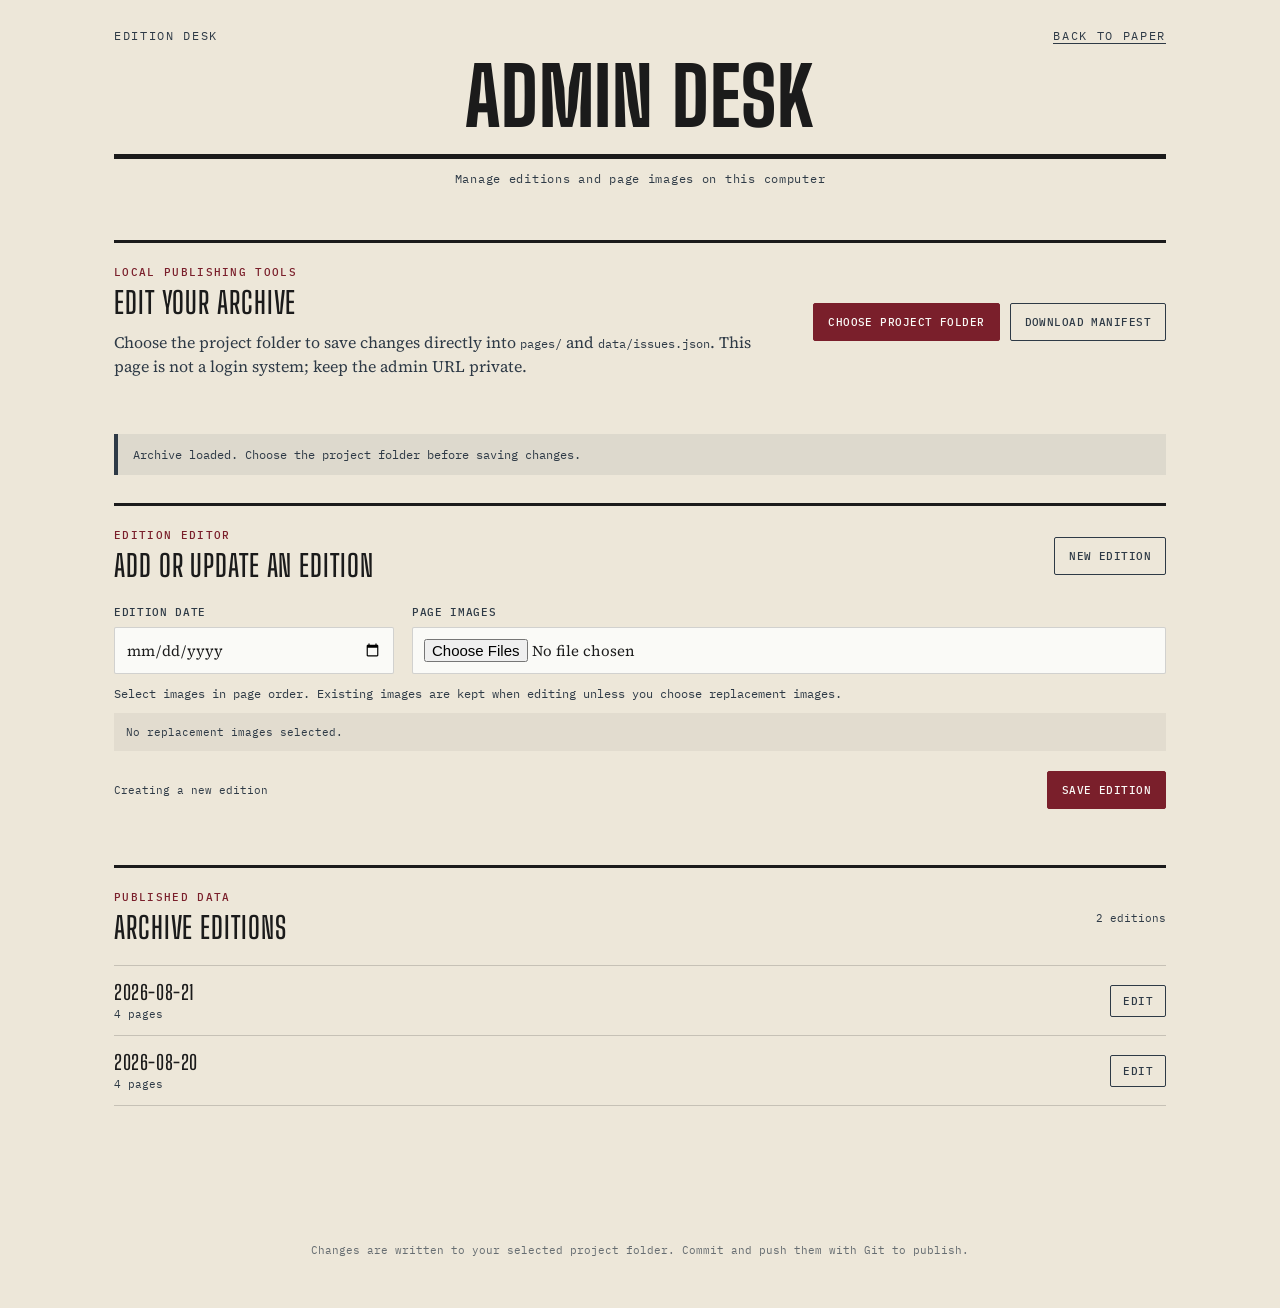
<file: manage/index.html>
<!DOCTYPE html>
<html lang="en">
<head>
<meta charset="UTF-8" />
<meta name="viewport" content="width=device-width, initial-scale=1.0" />
<title>Admin — The Daily Chronicle</title>
<meta name="description" content="Manage e-paper editions and page images." />
<link rel="preconnect" href="https://fonts.googleapis.com">
<link rel="preconnect" href="https://fonts.gstatic.com" crossorigin>
<link href="https://fonts.googleapis.com/css2?family=Big+Shoulders+Display:wght@600;800&family=Source+Serif+4:opsz,wght@8..60,400;8..60,600&family=IBM+Plex+Mono:wght@400;500&display=swap" rel="stylesheet">
<link rel="stylesheet" href="../assets/css/style.css" />
</head>
<body class="admin-page">
  <header class="masthead admin-masthead">
    <div class="masthead__top">
      <span class="masthead__eyebrow">Edition desk</span>
      <a class="admin-nav-link" href="../index.html">Back to paper</a>
    </div>
    <h1 class="masthead__title">ADMIN DESK</h1>
    <div class="masthead__rule"></div>
    <div class="masthead__sub">Manage editions and page images on this computer</div>
  </header>

  <main class="admin-shell">
    <section class="admin-toolbar" aria-labelledby="admin-heading">
      <div>
        <p class="admin-kicker">Local publishing tools</p>
        <h2 id="admin-heading">Edit your archive</h2>
        <p class="admin-note">Choose the project folder to save changes directly into <code>pages/</code> and <code>data/issues.json</code>. This page is not a login system; keep the admin URL private.</p>
      </div>
      <div class="admin-actions">
        <button id="choose-folder" class="admin-btn admin-btn--primary" type="button">Choose project folder</button>
        <button id="download-manifest" class="admin-btn" type="button">Download manifest</button>
      </div>
    </section>

    <div id="status" class="admin-status" role="status" aria-live="polite">Loading the current archive…</div>

    <section class="admin-form" aria-labelledby="editor-heading">
      <div class="admin-form__heading">
        <div>
          <p class="admin-kicker">Edition editor</p>
          <h2 id="editor-heading">Add or update an edition</h2>
        </div>
        <button id="new-edition" class="admin-btn" type="button">New edition</button>
      </div>

      <form id="issue-form">
        <div class="admin-fields">
          <label>
            Edition date
            <input id="issue-date" name="date" type="date" required />
          </label>
          <label>
            Page images
            <input id="page-files" name="pages" type="file" accept="image/jpeg,image/png,image/webp" multiple />
          </label>
        </div>
        <p class="admin-help">Select images in page order. Existing images are kept when editing unless you choose replacement images.</p>
        <div id="selected-files" class="selected-files">No replacement images selected.</div>
        <div class="admin-form__footer">
          <span id="editing-label" class="editing-label">Creating a new edition</span>
          <button class="admin-btn admin-btn--primary" type="submit">Save edition</button>
        </div>
      </form>
    </section>

    <section class="admin-list" aria-labelledby="archive-heading">
      <div class="admin-form__heading">
        <div>
          <p class="admin-kicker">Published data</p>
          <h2 id="archive-heading">Archive editions</h2>
        </div>
        <span id="issue-count" class="admin-count">0 editions</span>
      </div>
      <div id="issue-list" class="issue-list"></div>
    </section>
  </main>

  <footer class="site-footer">
    <p>Changes are written to your selected project folder. Commit and push them with Git to publish.</p>
  </footer>

  <script src="../assets/js/admin.js"></script>
</body>
</html>
</file>
<file: assets/css/style.css>
/* ---------------------------------------------------
   Design tokens
   Paper   #EDE7D9   surface / page background
   Ink     #1B1B1B   headlines, primary text
   Maroon  #7A1F2B   masthead accent, active states
   Steel   #2E3A46   chrome, controls
   Ochre   #B98A2D   date/edition marker
   Surface #FAFAF7   card / book surface
--------------------------------------------------- */

:root {
  --paper: #EDE7D9;
  --ink: #1B1B1B;
  --maroon: #7A1F2B;
  --steel: #2E3A46;
  --ochre: #B98A2D;
  --surface: #FAFAF7;
  --line: rgba(27, 27, 27, 0.18);

  --font-display: "Big Shoulders Display", sans-serif;
  --font-body: "Source Serif 4", Georgia, serif;
  --font-mono: "IBM Plex Mono", monospace;
}

* { box-sizing: border-box; }

html, body {
  margin: 0;
  padding: 0;
  background: var(--paper);
  color: var(--ink);
  font-family: var(--font-body);
}

@media (prefers-reduced-motion: reduce) {
  * { animation-duration: 0.001ms !important; transition-duration: 0.001ms !important; }
}

/* ---------------- Masthead ---------------- */

.masthead {
  max-width: 1100px;
  margin: 0 auto;
  padding: 28px 24px 0;
}

.masthead__top {
  display: flex;
  justify-content: space-between;
  font-family: var(--font-mono);
  font-size: 12px;
  letter-spacing: 0.14em;
  text-transform: uppercase;
  color: var(--steel);
}

.masthead__eyebrow--right { color: var(--maroon); }
.admin-nav-link { color: inherit; text-decoration: none; border-bottom: 1px solid currentColor; }
.admin-nav-link:hover { color: var(--ochre); }

.masthead__title {
  font-family: var(--font-display);
  font-weight: 800;
  font-size: clamp(2.6rem, 8vw, 5rem);
  letter-spacing: 0.01em;
  text-align: center;
  margin: 4px 0 10px;
  color: var(--ink);
}

.masthead__rule {
  height: 5px;
  background: var(--ink);
  position: relative;
  margin-bottom: 4px;
}
.masthead__rule::after {
  content: "";
  display: block;
  height: 1px;
  background: var(--ink);
  margin-top: 4px;
}

.masthead__sub {
  text-align: center;
  font-family: var(--font-mono);
  font-size: 12px;
  letter-spacing: 0.06em;
  color: var(--steel);
  padding: 8px 0 18px;
}
.masthead__sep { margin: 0 8px; color: var(--ochre); }

/* ---------------- Viewer ---------------- */

.viewer {
  max-width: 1100px;
  margin: 0 auto;
  padding: 8px 24px 40px;
}

.viewer__controls {
  display: flex;
  align-items: center;
  justify-content: center;
  gap: 14px;
  margin-bottom: 18px;
}

.ctrl-btn {
  background: var(--steel);
  color: var(--surface);
  border: none;
  width: 40px;
  height: 40px;
  border-radius: 2px;
  font-size: 18px;
  cursor: pointer;
  transition: background 120ms ease, transform 120ms ease;
}
.ctrl-btn:hover { background: var(--maroon); }
.ctrl-btn:active { transform: translateY(1px); }
.ctrl-btn:focus-visible {
  outline: 2px solid var(--ochre);
  outline-offset: 2px;
}
.ctrl-btn--ghost {
  background: transparent;
  color: var(--steel);
  border: 1px solid var(--line);
}
.ctrl-btn--ghost:hover { background: var(--steel); color: var(--surface); }

.viewer__pageinfo {
  font-family: var(--font-mono);
  font-size: 13px;
  letter-spacing: 0.08em;
  color: var(--ink);
  min-width: 90px;
  text-align: center;
}

.book-stage {
  display: flex;
  justify-content: center;
  align-items: center;
  min-height: 320px;
  position: relative;
}

.book {
  box-shadow: 0 18px 40px rgba(27, 27, 27, 0.22);
}

.book img {
  width: 100%;
  height: 100%;
  object-fit: cover;
  display: block;
  background: var(--surface);
}

.loading-msg, .empty-msg {
  font-family: var(--font-mono);
  font-size: 13px;
  color: var(--steel);
  text-align: center;
}
.empty-msg code {
  background: rgba(27,27,27,0.06);
  padding: 2px 6px;
  border-radius: 2px;
}

/* ---------------- Archive rack ---------------- */

.rack {
  max-width: 1100px;
  margin: 0 auto 40px;
  padding: 0 24px;
}

.rack__header {
  display: flex;
  align-items: center;
  gap: 10px;
  margin-bottom: 14px;
}

.rack__clip {
  width: 26px;
  height: 14px;
  background: var(--steel);
  border-radius: 3px;
  position: relative;
  flex-shrink: 0;
}
.rack__clip::before {
  content: "";
  position: absolute;
  inset: 3px 6px;
  background: var(--paper);
  border-radius: 2px;
}

.rack__header h2 {
  font-family: var(--font-display);
  font-weight: 600;
  font-size: 22px;
  letter-spacing: 0.03em;
  margin: 0;
  text-transform: uppercase;
  color: var(--steel);
}

.rack__strip {
  display: flex;
  gap: 16px;
  overflow-x: auto;
  padding-bottom: 10px;
  scroll-snap-type: x proximity;
}

.rack__item {
  flex: 0 0 auto;
  width: 110px;
  cursor: pointer;
  scroll-snap-align: start;
  border: none;
  background: none;
  padding: 0;
  font-family: var(--font-mono);
  text-align: left;
}

.rack__thumb {
  width: 110px;
  height: 150px;
  object-fit: cover;
  border: 1px solid var(--line);
  box-shadow: 0 6px 14px rgba(27,27,27,0.15);
  transition: transform 120ms ease, box-shadow 120ms ease;
  background: var(--surface);
}
.rack__item:hover .rack__thumb,
.rack__item:focus-visible .rack__thumb {
  transform: translateY(-4px);
  box-shadow: 0 12px 20px rgba(27,27,27,0.22);
}
.rack__item.is-active .rack__thumb {
  outline: 2px solid var(--maroon);
  outline-offset: 2px;
}

.rack__date {
  display: block;
  font-size: 11px;
  letter-spacing: 0.04em;
  color: var(--steel);
  margin-top: 6px;
}
.rack__item.is-active .rack__date { color: var(--maroon); font-weight: 500; }

/* ---------------- Footer ---------------- */

.site-footer {
  text-align: center;
  font-family: var(--font-mono);
  font-size: 11px;
  color: var(--steel);
  opacity: 0.7;
  padding: 20px 24px 40px;
}

/* ---------------- Admin desk ---------------- */

.admin-masthead { padding-bottom: 8px; }
.admin-shell { max-width: 1100px; margin: 0 auto; padding: 28px 24px 50px; }
.admin-toolbar, .admin-form, .admin-list {
  border-top: 3px solid var(--ink);
  padding: 22px 0 28px;
  margin-bottom: 28px;
}
.admin-toolbar, .admin-form__heading, .admin-form__footer, .issue-row {
  display: flex;
  align-items: center;
  justify-content: space-between;
  gap: 20px;
}
.admin-kicker {
  color: var(--maroon);
  font: 500 11px var(--font-mono);
  letter-spacing: .12em;
  margin: 0 0 5px;
  text-transform: uppercase;
}
.admin-toolbar h2, .admin-form h2, .admin-list h2 { font: 600 30px var(--font-display); letter-spacing: .03em; margin: 0; text-transform: uppercase; }
.admin-note { max-width: 650px; margin: 10px 0 0; color: var(--steel); line-height: 1.5; }
.admin-note code, .admin-help { font-family: var(--font-mono); font-size: 12px; }
.admin-actions { display: flex; flex-wrap: wrap; gap: 10px; }
.admin-btn { background: transparent; border: 1px solid var(--steel); border-radius: 2px; color: var(--steel); cursor: pointer; font: 500 11px var(--font-mono); letter-spacing: .04em; padding: 11px 14px; text-transform: uppercase; }
.admin-btn:hover { background: var(--steel); color: var(--surface); }
.admin-btn--primary { background: var(--maroon); border-color: var(--maroon); color: var(--surface); }
.admin-btn--primary:hover { background: var(--steel); border-color: var(--steel); }
.admin-btn--small { padding: 8px 12px; }
.admin-status { background: rgba(46,58,70,.08); border-left: 4px solid var(--steel); color: var(--steel); font: 12px var(--font-mono); margin-bottom: 28px; padding: 13px 15px; }
.admin-status--success { border-color: #3e6b4e; color: #285238; }
.admin-status--error { border-color: var(--maroon); color: var(--maroon); }
.admin-fields { display: grid; grid-template-columns: minmax(180px, 280px) 1fr; gap: 18px; margin-top: 22px; }
.admin-fields label { display: grid; gap: 8px; color: var(--steel); font: 500 11px var(--font-mono); letter-spacing: .06em; text-transform: uppercase; }
.admin-fields input { border: 1px solid var(--line); border-radius: 2px; background: var(--surface); color: var(--ink); font: 15px var(--font-body); padding: 11px; }
.admin-fields input:focus { outline: 2px solid var(--ochre); outline-offset: 1px; }
.admin-help { color: var(--steel); margin: 12px 0; }
.selected-files { background: rgba(27,27,27,.05); color: var(--steel); font: 11px var(--font-mono); min-height: 38px; overflow-wrap: anywhere; padding: 12px; }
.admin-form__footer { margin-top: 20px; }
.editing-label, .admin-count { color: var(--steel); font: 11px var(--font-mono); }
.issue-list { border-top: 1px solid var(--line); margin-top: 20px; }
.issue-row { border-bottom: 1px solid var(--line); padding: 14px 0; }
.issue-row strong, .issue-row span { display: block; }
.issue-row strong { font: 600 20px var(--font-display); letter-spacing: .03em; }
.issue-row span { color: var(--steel); font: 11px var(--font-mono); margin-top: 3px; }
.admin-empty { color: var(--steel); font: 12px var(--font-mono); }

/* ---------------- Responsive ---------------- */

@media (max-width: 640px) {
  .masthead { padding-top: 18px; }
  .viewer { padding-left: 12px; padding-right: 12px; }
  .rack { padding-left: 12px; padding-right: 12px; }
  .admin-shell { padding-left: 12px; padding-right: 12px; }
  .admin-toolbar, .admin-form__heading, .admin-form__footer { align-items: flex-start; flex-direction: column; }
  .admin-fields { grid-template-columns: 1fr; }
  .admin-actions { width: 100%; }
  .admin-actions .admin-btn { flex: 1; }
}
</file>
